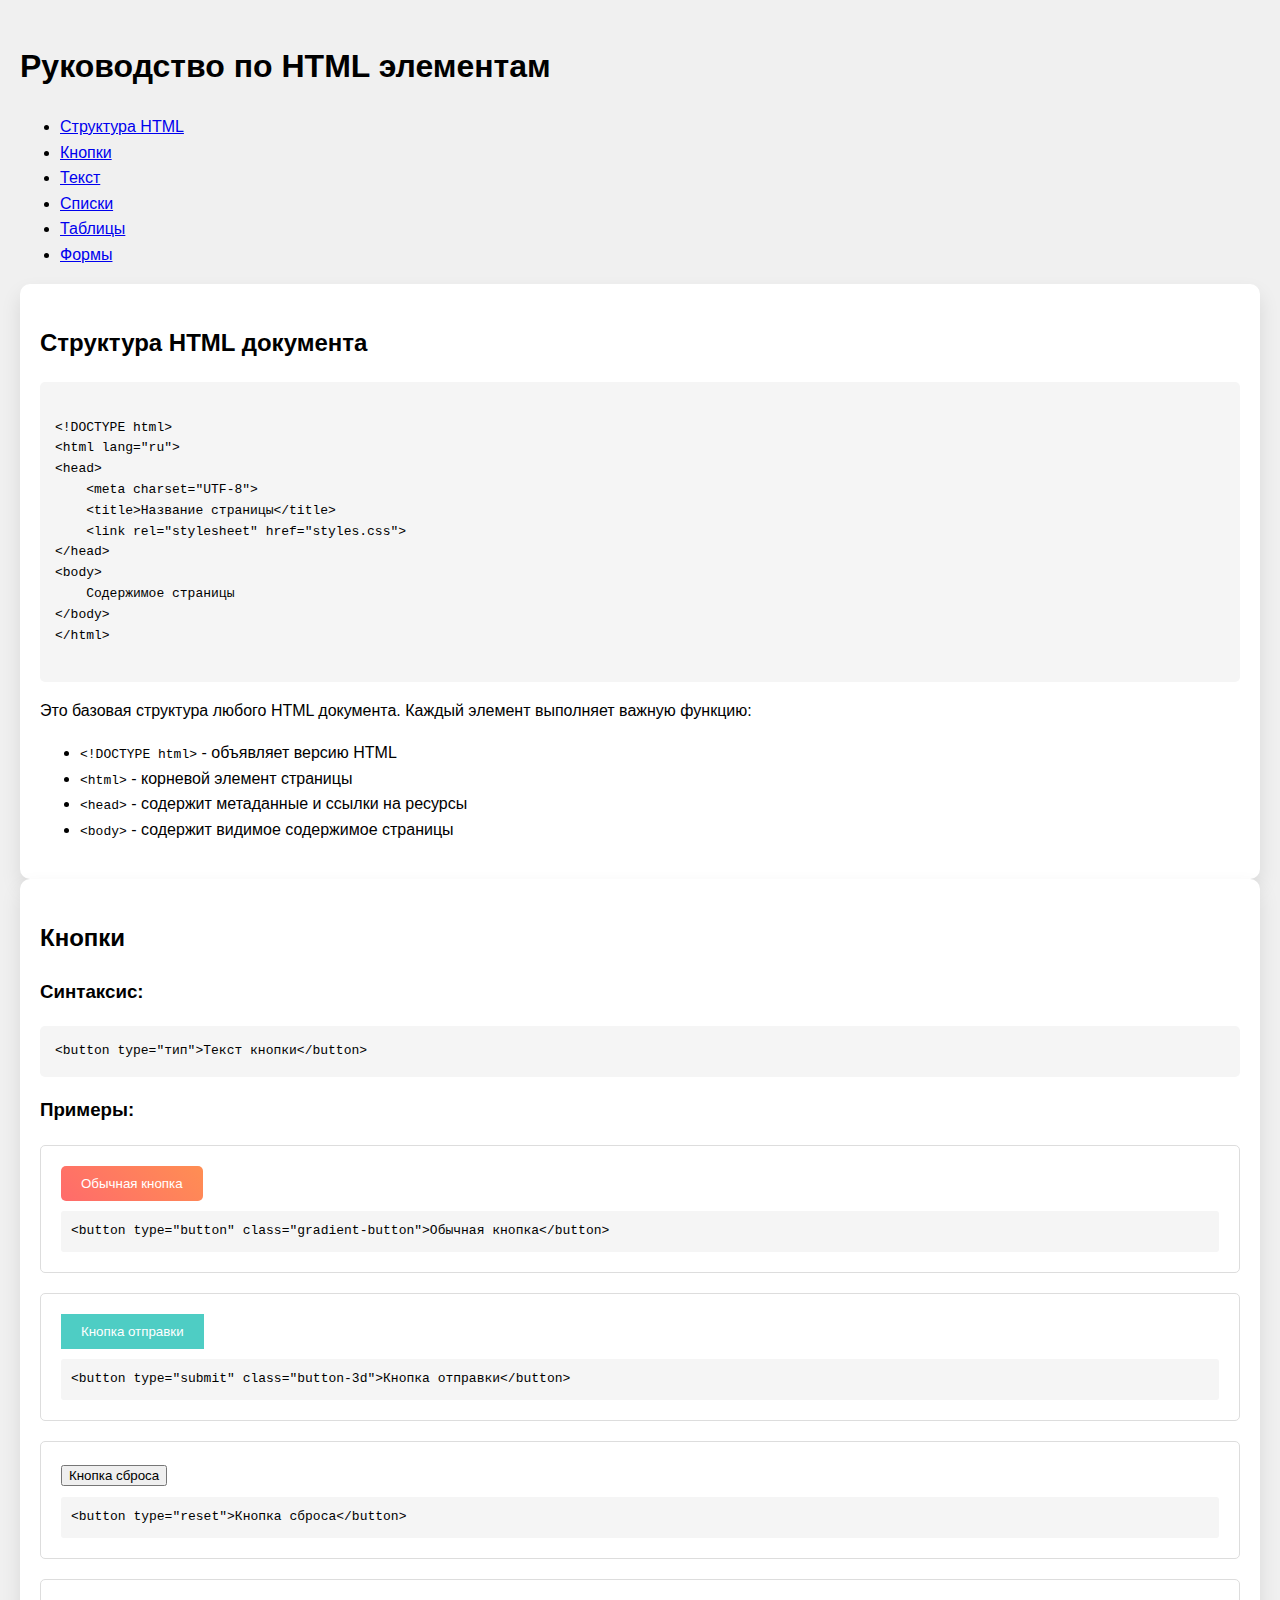
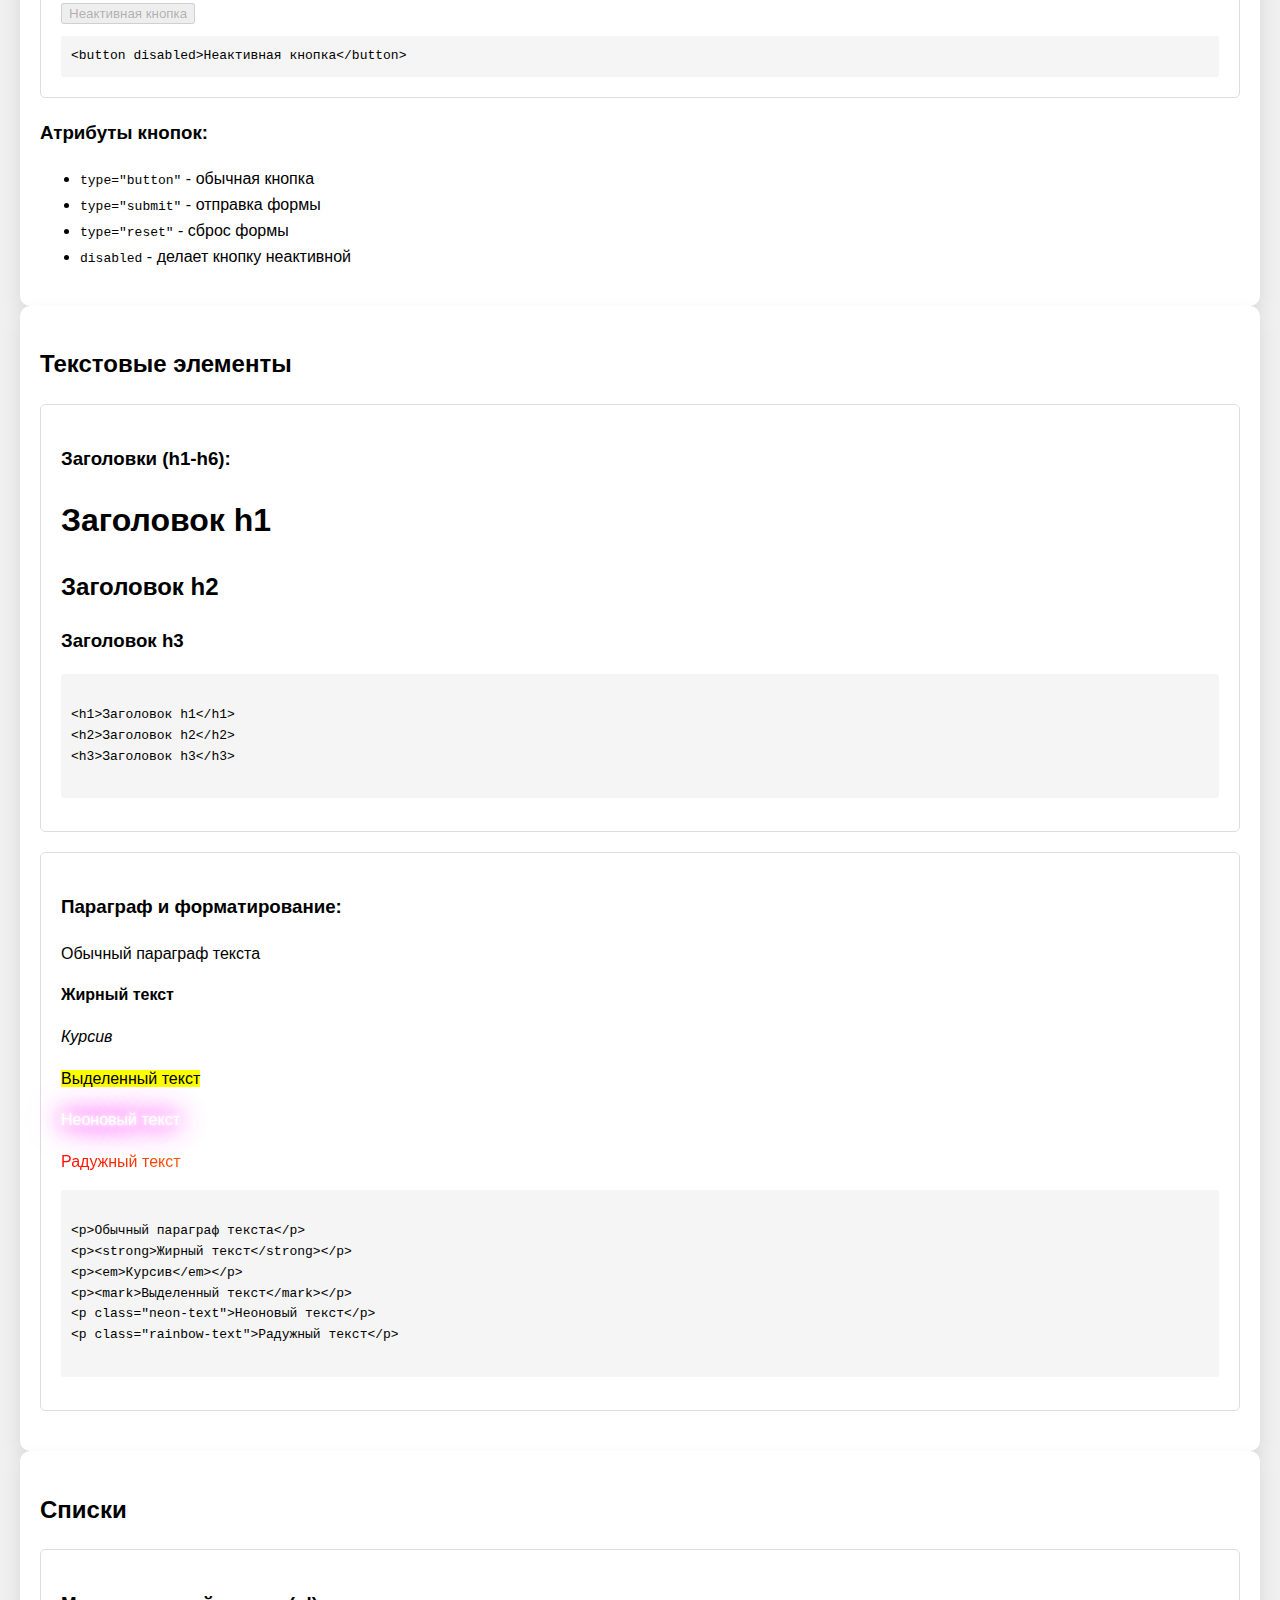
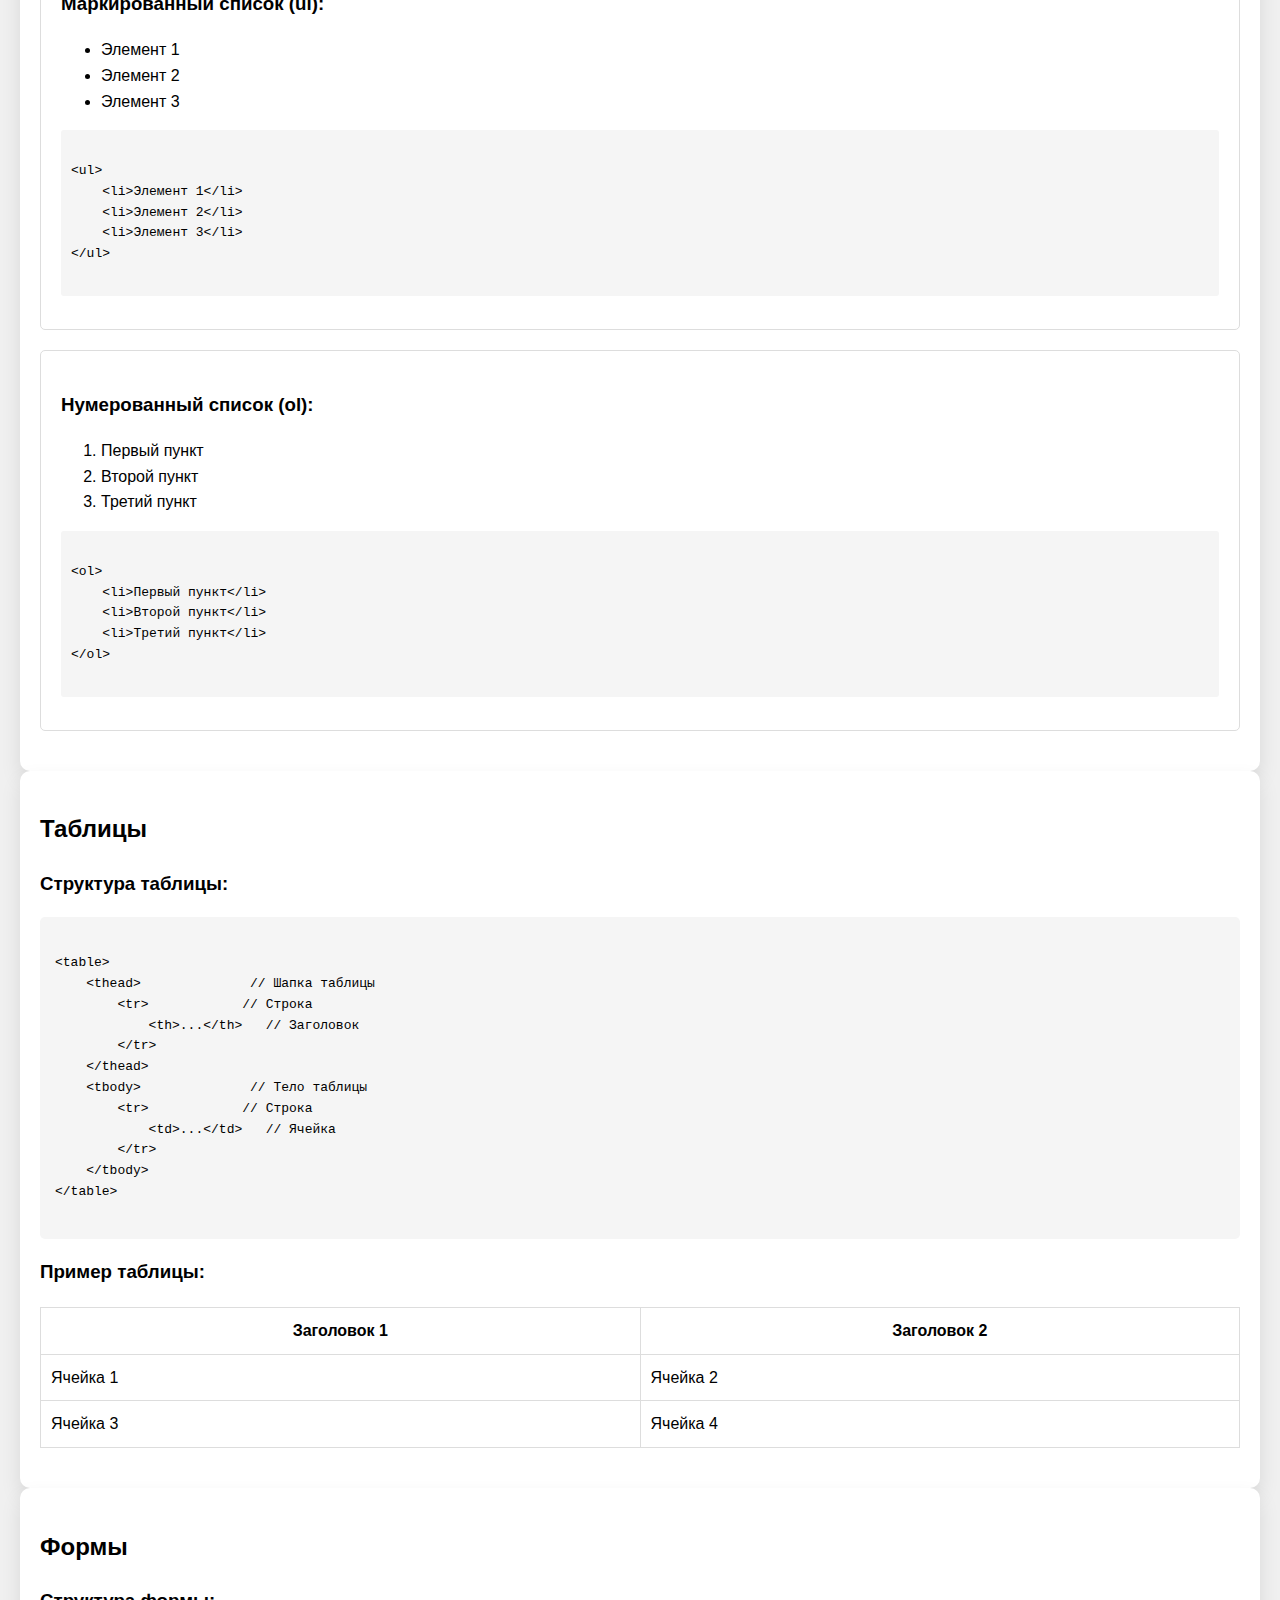
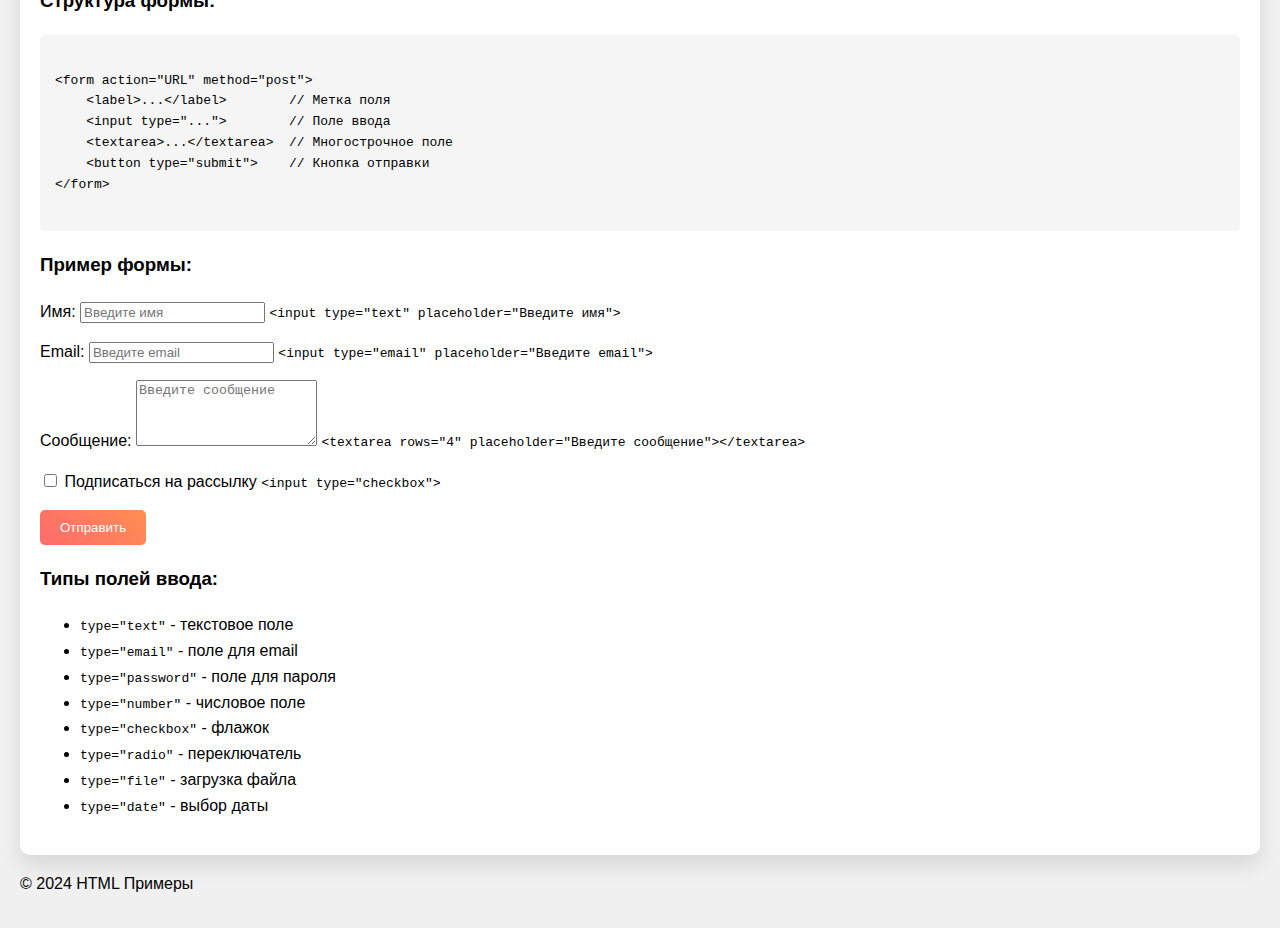
<file: htmll/index.html>
<!DOCTYPE html>
<html lang="ru">
<head>
    <meta charset="UTF-8">
    <meta name="viewport" content="width=device-width, initial-scale=1.0">
    <title>HTML Примеры</title>
    <link rel="stylesheet" href="../css/styles.css">
</head>
<body>
    <header>
        <h1>Руководство по HTML элементам</h1>
        <nav>
            <ul>
                <li><a href="#structure">Структура HTML</a></li>
                <li><a href="#buttons">Кнопки</a></li>
                <li><a href="#text">Текст</a></li>
                <li><a href="#lists">Списки</a></li>
                <li><a href="#tables">Таблицы</a></li>
                <li><a href="#forms">Формы</a></li>
            </ul>
        </nav>
    </header>

    <main>
        <section id="structure" class="shadow-card">
            <h2>Структура HTML документа</h2>
            <pre><code>
&lt;!DOCTYPE html&gt;
&lt;html lang="ru"&gt;
&lt;head&gt;
    &lt;meta charset="UTF-8"&gt;
    &lt;title&gt;Название страницы&lt;/title&gt;
    &lt;link rel="stylesheet" href="styles.css"&gt;
&lt;/head&gt;
&lt;body&gt;
    Содержимое страницы
&lt;/body&gt;
&lt;/html&gt;
            </code></pre>
            <p>Это базовая структура любого HTML документа. Каждый элемент выполняет важную функцию:</p>
            <ul>
                <li><code>&lt;!DOCTYPE html&gt;</code> - объявляет версию HTML</li>
                <li><code>&lt;html&gt;</code> - корневой элемент страницы</li>
                <li><code>&lt;head&gt;</code> - содержит метаданные и ссылки на ресурсы</li>
                <li><code>&lt;body&gt;</code> - содержит видимое содержимое страницы</li>
            </ul>
        </section>

        <section id="buttons" class="shadow-card">
            <h2>Кнопки</h2>
            <h3>Синтаксис:</h3>
            <pre><code>&lt;button type="тип"&gt;Текст кнопки&lt;/button&gt;</code></pre>
            
            <h3>Примеры:</h3>
            <div class="example-block">
                <button type="button" class="gradient-button">Обычная кнопка</button>
                <code>&lt;button type="button" class="gradient-button"&gt;Обычная кнопка&lt;/button&gt;</code>
            </div>

            <div class="example-block">
                <button type="submit" class="button-3d">Кнопка отправки</button>
                <code>&lt;button type="submit" class="button-3d"&gt;Кнопка отправки&lt;/button&gt;</code>
            </div>

            <div class="example-block">
                <button type="reset">Кнопка сброса</button>
                <code>&lt;button type="reset"&gt;Кнопка сброса&lt;/button&gt;</code>
            </div>

            <div class="example-block">
                <button disabled>Неактивная кнопка</button>
                <code>&lt;button disabled&gt;Неактивная кнопка&lt;/button&gt;</code>
            </div>

            <h3>Атрибуты кнопок:</h3>
            <ul>
                <li><code>type="button"</code> - обычная кнопка</li>
                <li><code>type="submit"</code> - отправка формы</li>
                <li><code>type="reset"</code> - сброс формы</li>
                <li><code>disabled</code> - делает кнопку неактивной</li>
            </ul>
        </section>

        <section id="text" class="shadow-card">
            <h2>Текстовые элементы</h2>
            
            <div class="example-block">
                <h3>Заголовки (h1-h6):</h3>
                <h1>Заголовок h1</h1>
                <h2>Заголовок h2</h2>
                <h3>Заголовок h3</h3>
                <pre><code>
&lt;h1&gt;Заголовок h1&lt;/h1&gt;
&lt;h2&gt;Заголовок h2&lt;/h2&gt;
&lt;h3&gt;Заголовок h3&lt;/h3&gt;
                </code></pre>
            </div>

            <div class="example-block">
                <h3>Параграф и форматирование:</h3>
                <p>Обычный параграф текста</p>
                <p><strong>Жирный текст</strong></p>
                <p><em>Курсив</em></p>
                <p><mark>Выделенный текст</mark></p>
                <p class="neon-text">Неоновый текст</p>
                <p class="rainbow-text">Радужный текст</p>
                <pre><code>
&lt;p&gt;Обычный параграф текста&lt;/p&gt;
&lt;p&gt;&lt;strong&gt;Жирный текст&lt;/strong&gt;&lt;/p&gt;
&lt;p&gt;&lt;em&gt;Курсив&lt;/em&gt;&lt;/p&gt;
&lt;p&gt;&lt;mark&gt;Выделенный текст&lt;/mark&gt;&lt;/p&gt;
&lt;p class="neon-text"&gt;Неоновый текст&lt;/p&gt;
&lt;p class="rainbow-text"&gt;Радужный текст&lt;/p&gt;
                </code></pre>
            </div>
        </section>

        <section id="lists" class="shadow-card">
            <h2>Списки</h2>
            
            <div class="example-block">
                <h3>Маркированный список (ul):</h3>
                <ul>
                    <li>Элемент 1</li>
                    <li>Элемент 2</li>
                    <li>Элемент 3</li>
                </ul>
                <pre><code>
&lt;ul&gt;
    &lt;li&gt;Элемент 1&lt;/li&gt;
    &lt;li&gt;Элемент 2&lt;/li&gt;
    &lt;li&gt;Элемент 3&lt;/li&gt;
&lt;/ul&gt;
                </code></pre>
            </div>

            <div class="example-block">
                <h3>Нумерованный список (ol):</h3>
                <ol>
                    <li>Первый пункт</li>
                    <li>Второй пункт</li>
                    <li>Третий пункт</li>
                </ol>
                <pre><code>
&lt;ol&gt;
    &lt;li&gt;Первый пункт&lt;/li&gt;
    &lt;li&gt;Второй пункт&lt;/li&gt;
    &lt;li&gt;Третий пункт&lt;/li&gt;
&lt;/ol&gt;
                </code></pre>
            </div>
        </section>

        <section id="tables" class="shadow-card">
            <h2>Таблицы</h2>
            <h3>Структура таблицы:</h3>
            <pre><code>
&lt;table&gt;
    &lt;thead&gt;              // Шапка таблицы
        &lt;tr&gt;            // Строка
            &lt;th&gt;...&lt;/th&gt;   // Заголовок
        &lt;/tr&gt;
    &lt;/thead&gt;
    &lt;tbody&gt;              // Тело таблицы
        &lt;tr&gt;            // Строка
            &lt;td&gt;...&lt;/td&gt;   // Ячейка
        &lt;/tr&gt;
    &lt;/tbody&gt;
&lt;/table&gt;
            </code></pre>

            <h3>Пример таблицы:</h3>
            <table border="1" class="example-table">
                <thead>
                    <tr>
                        <th>Заголовок 1</th>
                        <th>Заголовок 2</th>
                    </tr>
                </thead>
                <tbody>
                    <tr>
                        <td>Ячейка 1</td>
                        <td>Ячейка 2</td>
                    </tr>
                    <tr>
                        <td>Ячейка 3</td>
                        <td>Ячейка 4</td>
                    </tr>
                </tbody>
            </table>
        </section>

        <section id="forms" class="shadow-card">
            <h2>Формы</h2>
            <h3>Структура формы:</h3>
            <pre><code>
&lt;form action="URL" method="post"&gt;
    &lt;label&gt;...&lt;/label&gt;        // Метка поля
    &lt;input type="..."&gt;        // Поле ввода
    &lt;textarea&gt;...&lt;/textarea&gt;  // Многострочное поле
    &lt;button type="submit"&gt;    // Кнопка отправки
&lt;/form&gt;
            </code></pre>

            <h3>Пример формы:</h3>
            <form action="#" method="post" class="example-form">
                <div class="form-group">
                    <label for="name">Имя:</label>
                    <input type="text" id="name" name="name" placeholder="Введите имя">
                    <code>&lt;input type="text" placeholder="Введите имя"&gt;</code>
                </div>

                <div class="form-group">
                    <label for="email">Email:</label>
                    <input type="email" id="email" name="email" placeholder="Введите email">
                    <code>&lt;input type="email" placeholder="Введите email"&gt;</code>
                </div>

                <div class="form-group">
                    <label for="message">Сообщение:</label>
                    <textarea id="message" name="message" rows="4" placeholder="Введите сообщение"></textarea>
                    <code>&lt;textarea rows="4" placeholder="Введите сообщение"&gt;&lt;/textarea&gt;</code>
                </div>

                <div class="form-group">
                    <label>
                        <input type="checkbox" name="subscribe"> Подписаться на рассылку
                    </label>
                    <code>&lt;input type="checkbox"&gt;</code>
                </div>

                <div class="form-group">
                    <button type="submit" class="gradient-button">Отправить</button>
                </div>
            </form>

            <h3>Типы полей ввода:</h3>
            <ul>
                <li><code>type="text"</code> - текстовое поле</li>
                <li><code>type="email"</code> - поле для email</li>
                <li><code>type="password"</code> - поле для пароля</li>
                <li><code>type="number"</code> - числовое поле</li>
                <li><code>type="checkbox"</code> - флажок</li>
                <li><code>type="radio"</code> - переключатель</li>
                <li><code>type="file"</code> - загрузка файла</li>
                <li><code>type="date"</code> - выбор даты</li>
            </ul>
        </section>
    </main>

    <footer>
        <p>© 2024 HTML Примеры</p>
    </footer>

    <style>
        .example-block {
            margin: 20px 0;
            padding: 20px;
            border: 1px solid #ddd;
            border-radius: 5px;
        }
        
        .example-block code {
            display: block;
            margin-top: 10px;
            padding: 10px;
            background: #f5f5f5;
            border-radius: 3px;
        }

        .form-group {
            margin-bottom: 15px;
        }

        .example-table {
            width: 100%;
            border-collapse: collapse;
            margin: 20px 0;
        }

        .example-table th,
        .example-table td {
            padding: 10px;
            border: 1px solid #ddd;
        }

        pre code {
            display: block;
            padding: 15px;
            background: #f5f5f5;
            border-radius: 5px;
            overflow-x: auto;
        }
    </style>
</body>
</html>
</file>
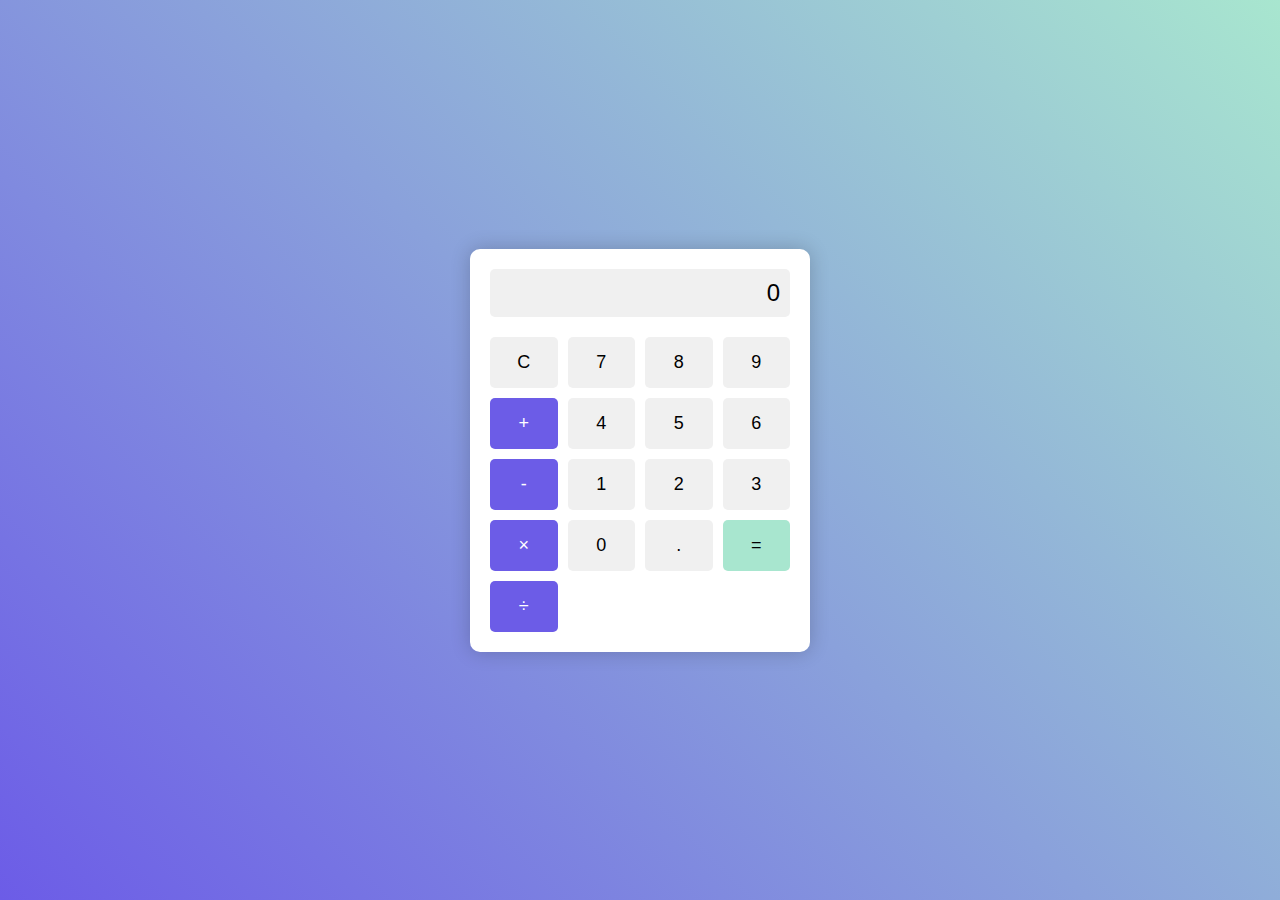
<file: examples/calculator.html>
<!DOCTYPE html>
<html lang="ru">
<head>
    <meta charset="UTF-8">
    <meta name="viewport" content="width=device-width, initial-scale=1.0">
    <title>Калькулятор</title>
    <style>
        body {
            font-family: Arial, sans-serif;
            display: flex;
            justify-content: center;
            align-items: center;
            min-height: 100vh;
            margin: 0;
            background: linear-gradient(45deg, #6c5ce7, #a8e6cf);
        }
        .calculator {
            background: white;
            border-radius: 10px;
            box-shadow: 0 0 20px rgba(0,0,0,0.2);
            padding: 20px;
            width: 300px;
        }
        .display {
            background: #f0f0f0;
            padding: 10px;
            margin-bottom: 20px;
            border-radius: 5px;
            text-align: right;
            font-size: 24px;
        }
        .buttons {
            display: grid;
            grid-template-columns: repeat(4, 1fr);
            gap: 10px;
        }
        button {
            padding: 15px;
            font-size: 18px;
            border: none;
            border-radius: 5px;
            cursor: pointer;
            background: #f0f0f0;
            transition: all 0.3s;
        }
        button:hover {
            background: #e0e0e0;
        }
        .operator {
            background: #6c5ce7;
            color: white;
        }
        .operator:hover {
            background: #5849c2;
        }
        .equals {
            background: #a8e6cf;
        }
        .equals:hover {
            background: #8cd3b9;
        }
    </style>
</head>
<body>
    <div class="calculator">
        <div class="display">0</div>
        <div class="buttons">
            <button onclick="clearDisplay()">C</button>
            <button onclick="appendNumber('7')">7</button>
            <button onclick="appendNumber('8')">8</button>
            <button onclick="appendNumber('9')">9</button>
            <button class="operator" onclick="setOperator('+')">+</button>
            <button onclick="appendNumber('4')">4</button>
            <button onclick="appendNumber('5')">5</button>
            <button onclick="appendNumber('6')">6</button>
            <button class="operator" onclick="setOperator('-')">-</button>
            <button onclick="appendNumber('1')">1</button>
            <button onclick="appendNumber('2')">2</button>
            <button onclick="appendNumber('3')">3</button>
            <button class="operator" onclick="setOperator('*')">×</button>
            <button onclick="appendNumber('0')">0</button>
            <button onclick="appendNumber('.')">.</button>
            <button class="equals" onclick="calculate()">=</button>
            <button class="operator" onclick="setOperator('/')">÷</button>
        </div>
    </div>

    <script>
        let display = document.querySelector('.display');
        let firstNumber = '';
        let operator = '';
        let waitingForSecondNumber = false;

        function appendNumber(num) {
            if (waitingForSecondNumber) {
                display.textContent = num;
                waitingForSecondNumber = false;
            } else {
                display.textContent = display.textContent === '0' ? num : display.textContent + num;
            }
        }

        function setOperator(op) {
            firstNumber = display.textContent;
            operator = op;
            waitingForSecondNumber = true;
        }

        function calculate() {
            let secondNumber = display.textContent;
            let result;
            switch(operator) {
                case '+':
                    result = parseFloat(firstNumber) + parseFloat(secondNumber);
                    break;
                case '-':
                    result = parseFloat(firstNumber) - parseFloat(secondNumber);
                    break;
                case '*':
                    result = parseFloat(firstNumber) * parseFloat(secondNumber);
                    break;
                case '/':
                    result = parseFloat(firstNumber) / parseFloat(secondNumber);
                    break;
            }
            display.textContent = result;
            firstNumber = '';
            operator = '';
        }

        function clearDisplay() {
            display.textContent = '0';
            firstNumber = '';
            operator = '';
            waitingForSecondNumber = false;
        }
    </script>
</body>
</html>
</file>
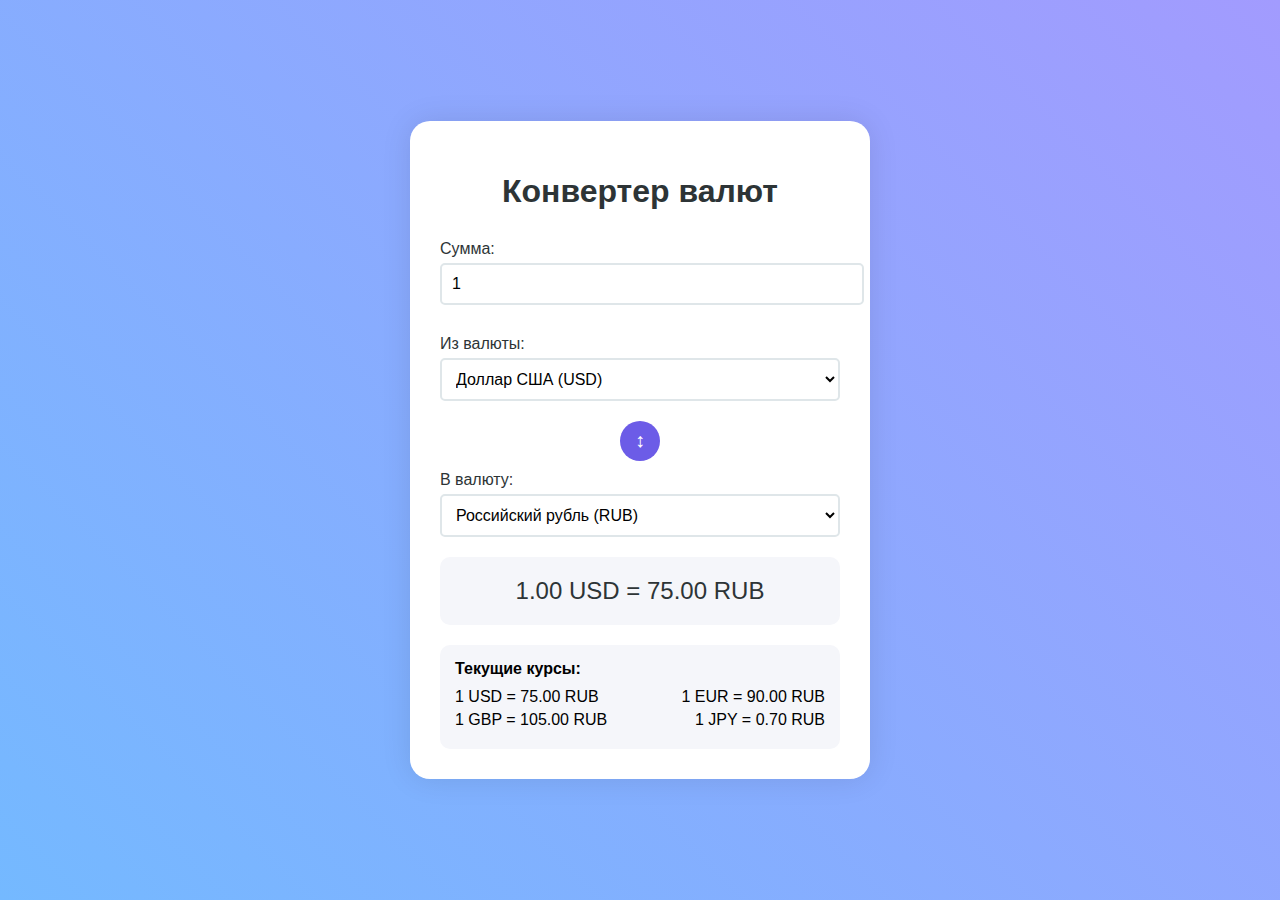
<file: examples/currency-converter.html>
<!DOCTYPE html>
<html lang="ru">
<head>
    <meta charset="UTF-8">
    <meta name="viewport" content="width=device-width, initial-scale=1.0">
    <title>Конвертер валют</title>
    <style>
        body {
            font-family: Arial, sans-serif;
            display: flex;
            justify-content: center;
            align-items: center;
            min-height: 100vh;
            margin: 0;
            background: linear-gradient(45deg, #74b9ff, #a29bfe);
        }
        .converter {
            background: white;
            padding: 30px;
            border-radius: 20px;
            box-shadow: 0 0 30px rgba(0,0,0,0.1);
            width: 400px;
        }
        h1 {
            text-align: center;
            color: #2d3436;
            margin-bottom: 30px;
        }
        .input-group {
            margin-bottom: 20px;
        }
        label {
            display: block;
            margin-bottom: 5px;
            color: #2d3436;
        }
        input {
            width: 100%;
            padding: 10px;
            font-size: 16px;
            border: 2px solid #dfe6e9;
            border-radius: 5px;
            margin-bottom: 10px;
        }
        select {
            width: 100%;
            padding: 10px;
            font-size: 16px;
            border: 2px solid #dfe6e9;
            border-radius: 5px;
            background: white;
        }
        .swap-btn {
            display: block;
            width: 40px;
            height: 40px;
            margin: 10px auto;
            background: #6c5ce7;
            color: white;
            border: none;
            border-radius: 50%;
            cursor: pointer;
            font-size: 20px;
            transition: all 0.3s;
        }
        .swap-btn:hover {
            background: #5849c2;
            transform: rotate(180deg);
        }
        .result {
            text-align: center;
            font-size: 24px;
            margin-top: 20px;
            padding: 20px;
            background: #f5f6fa;
            border-radius: 10px;
            color: #2d3436;
        }
        .rates {
            margin-top: 20px;
            padding: 15px;
            background: #f5f6fa;
            border-radius: 10px;
        }
        .rates-title {
            font-weight: bold;
            margin-bottom: 10px;
        }
        .rate-item {
            display: flex;
            justify-content: space-between;
            margin: 5px 0;
        }
    </style>
</head>
<body>
    <div class="converter">
        <h1>Конвертер валют</h1>
        
        <div class="input-group">
            <label>Сумма:</label>
            <input type="number" id="amount" value="1" min="0" step="0.01" oninput="convert()">
        </div>

        <div class="input-group">
            <label>Из валюты:</label>
            <select id="fromCurrency" onchange="convert()">
                <option value="USD">Доллар США (USD)</option>
                <option value="EUR">Евро (EUR)</option>
                <option value="RUB">Российский рубль (RUB)</option>
                <option value="GBP">Британский фунт (GBP)</option>
                <option value="JPY">Японская иена (JPY)</option>
            </select>
        </div>

        <button class="swap-btn" onclick="swapCurrencies()">↕</button>

        <div class="input-group">
            <label>В валюту:</label>
            <select id="toCurrency" onchange="convert()">
                <option value="RUB">Российский рубль (RUB)</option>
                <option value="USD">Доллар США (USD)</option>
                <option value="EUR">Евро (EUR)</option>
                <option value="GBP">Британский фунт (GBP)</option>
                <option value="JPY">Японская иена (JPY)</option>
            </select>
        </div>

        <div class="result" id="result">
            1 USD = 75.00 RUB
        </div>

        <div class="rates">
            <div class="rates-title">Текущие курсы:</div>
            <div class="rate-item">
                <span>1 USD = 75.00 RUB</span>
                <span>1 EUR = 90.00 RUB</span>
            </div>
            <div class="rate-item">
                <span>1 GBP = 105.00 RUB</span>
                <span>1 JPY = 0.70 RUB</span>
            </div>
        </div>
    </div>

    <script>
        // Курсы валют (для примера)
        const rates = {
            USD: { RUB: 75.00, EUR: 0.85, GBP: 0.73, JPY: 110.00, USD: 1 },
            EUR: { RUB: 90.00, USD: 1.17, GBP: 0.86, JPY: 129.00, EUR: 1 },
            RUB: { USD: 0.013, EUR: 0.011, GBP: 0.0095, JPY: 1.47, RUB: 1 },
            GBP: { RUB: 105.00, USD: 1.37, EUR: 1.16, JPY: 150.00, GBP: 1 },
            JPY: { RUB: 0.70, USD: 0.009, EUR: 0.0077, GBP: 0.0067, JPY: 1 }
        };

        function convert() {
            const amount = parseFloat(document.getElementById('amount').value);
            const fromCurrency = document.getElementById('fromCurrency').value;
            const toCurrency = document.getElementById('toCurrency').value;
            
            const rate = rates[fromCurrency][toCurrency];
            const result = amount * rate;
            
            document.getElementById('result').textContent = 
                `${amount.toFixed(2)} ${fromCurrency} = ${result.toFixed(2)} ${toCurrency}`;
        }

        function swapCurrencies() {
            const fromCurrency = document.getElementById('fromCurrency');
            const toCurrency = document.getElementById('toCurrency');
            
            const temp = fromCurrency.value;
            fromCurrency.value = toCurrency.value;
            toCurrency.value = temp;
            
            convert();
        }

        // Начальная конвертация
        convert();
    </script>
</body>
</html>
</file>
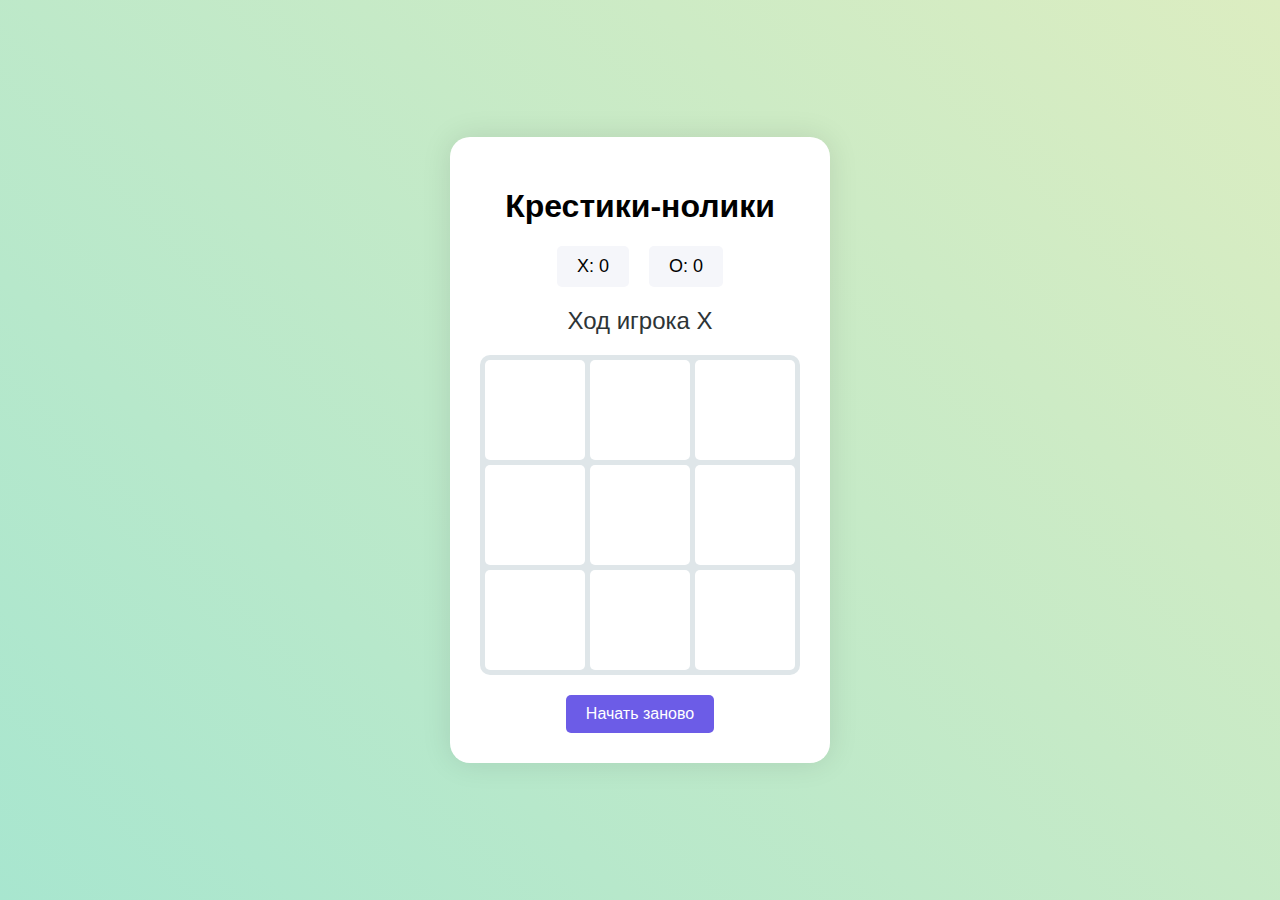
<file: examples/tic-tac-toe.html>
<!DOCTYPE html>
<html lang="ru">
<head>
    <meta charset="UTF-8">
    <meta name="viewport" content="width=device-width, initial-scale=1.0">
    <title>Крестики-нолики</title>
    <style>
        body {
            font-family: Arial, sans-serif;
            display: flex;
            justify-content: center;
            align-items: center;
            min-height: 100vh;
            margin: 0;
            background: linear-gradient(45deg, #a8e6cf, #dcedc1);
        }
        .container {
            text-align: center;
            background: white;
            padding: 30px;
            border-radius: 20px;
            box-shadow: 0 0 30px rgba(0,0,0,0.1);
        }
        .board {
            display: grid;
            grid-template-columns: repeat(3, 100px);
            gap: 5px;
            margin: 20px auto;
            background: #dfe6e9;
            padding: 5px;
            border-radius: 10px;
        }
        .cell {
            width: 100px;
            height: 100px;
            background: white;
            border: none;
            border-radius: 5px;
            font-size: 40px;
            cursor: pointer;
            transition: all 0.3s;
        }
        .cell:hover {
            background: #f5f6fa;
        }
        .cell.x {
            color: #e17055;
        }
        .cell.o {
            color: #00b894;
        }
        .status {
            font-size: 24px;
            margin: 20px 0;
            color: #2d3436;
        }
        .reset-btn {
            padding: 10px 20px;
            font-size: 16px;
            background: #6c5ce7;
            color: white;
            border: none;
            border-radius: 5px;
            cursor: pointer;
            transition: all 0.3s;
        }
        .reset-btn:hover {
            background: #5849c2;
        }
        .score {
            display: flex;
            justify-content: center;
            gap: 20px;
            margin: 20px 0;
            font-size: 18px;
        }
        .score-item {
            padding: 10px 20px;
            background: #f5f6fa;
            border-radius: 5px;
        }
    </style>
</head>
<body>
    <div class="container">
        <h1>Крестики-нолики</h1>
        
        <div class="score">
            <div class="score-item">X: <span id="scoreX">0</span></div>
            <div class="score-item">O: <span id="scoreO">0</span></div>
        </div>

        <div class="status" id="status">Ход игрока X</div>
        
        <div class="board" id="board">
            <button class="cell" onclick="makeMove(0)"></button>
            <button class="cell" onclick="makeMove(1)"></button>
            <button class="cell" onclick="makeMove(2)"></button>
            <button class="cell" onclick="makeMove(3)"></button>
            <button class="cell" onclick="makeMove(4)"></button>
            <button class="cell" onclick="makeMove(5)"></button>
            <button class="cell" onclick="makeMove(6)"></button>
            <button class="cell" onclick="makeMove(7)"></button>
            <button class="cell" onclick="makeMove(8)"></button>
        </div>

        <button class="reset-btn" onclick="resetGame()">Начать заново</button>
    </div>

    <script>
        let currentPlayer = 'X';
        let gameBoard = ['', '', '', '', '', '', '', '', ''];
        let gameActive = true;
        let scores = { X: 0, O: 0 };

        const winningCombinations = [
            [0, 1, 2], [3, 4, 5], [6, 7, 8], // Горизонтали
            [0, 3, 6], [1, 4, 7], [2, 5, 8], // Вертикали
            [0, 4, 8], [2, 4, 6]             // Диагонали
        ];

        function makeMove(index) {
            if (gameBoard[index] === '' && gameActive) {
                gameBoard[index] = currentPlayer;
                const cell = document.getElementsByClassName('cell')[index];
                cell.textContent = currentPlayer;
                cell.classList.add(currentPlayer.toLowerCase());
                
                if (checkWin()) {
                    document.getElementById('status').textContent = `Игрок ${currentPlayer} победил!`;
                    scores[currentPlayer]++;
                    updateScore();
                    gameActive = false;
                } else if (gameBoard.every(cell => cell !== '')) {
                    document.getElementById('status').textContent = 'Ничья!';
                    gameActive = false;
                } else {
                    currentPlayer = currentPlayer === 'X' ? 'O' : 'X';
                    document.getElementById('status').textContent = `Ход игрока ${currentPlayer}`;
                }
            }
        }

        function checkWin() {
            return winningCombinations.some(combination => {
                return combination.every(index => {
                    return gameBoard[index] === currentPlayer;
                });
            });
        }

        function resetGame() {
            gameBoard = ['', '', '', '', '', '', '', '', ''];
            gameActive = true;
            currentPlayer = 'X';
            document.getElementById('status').textContent = 'Ход игрока X';
            
            document.querySelectorAll('.cell').forEach(cell => {
                cell.textContent = '';
                cell.classList.remove('x', 'o');
            });
        }

        function updateScore() {
            document.getElementById('scoreX').textContent = scores.X;
            document.getElementById('scoreO').textContent = scores.O;
        }
    </script>
</body>
</html>
</file>
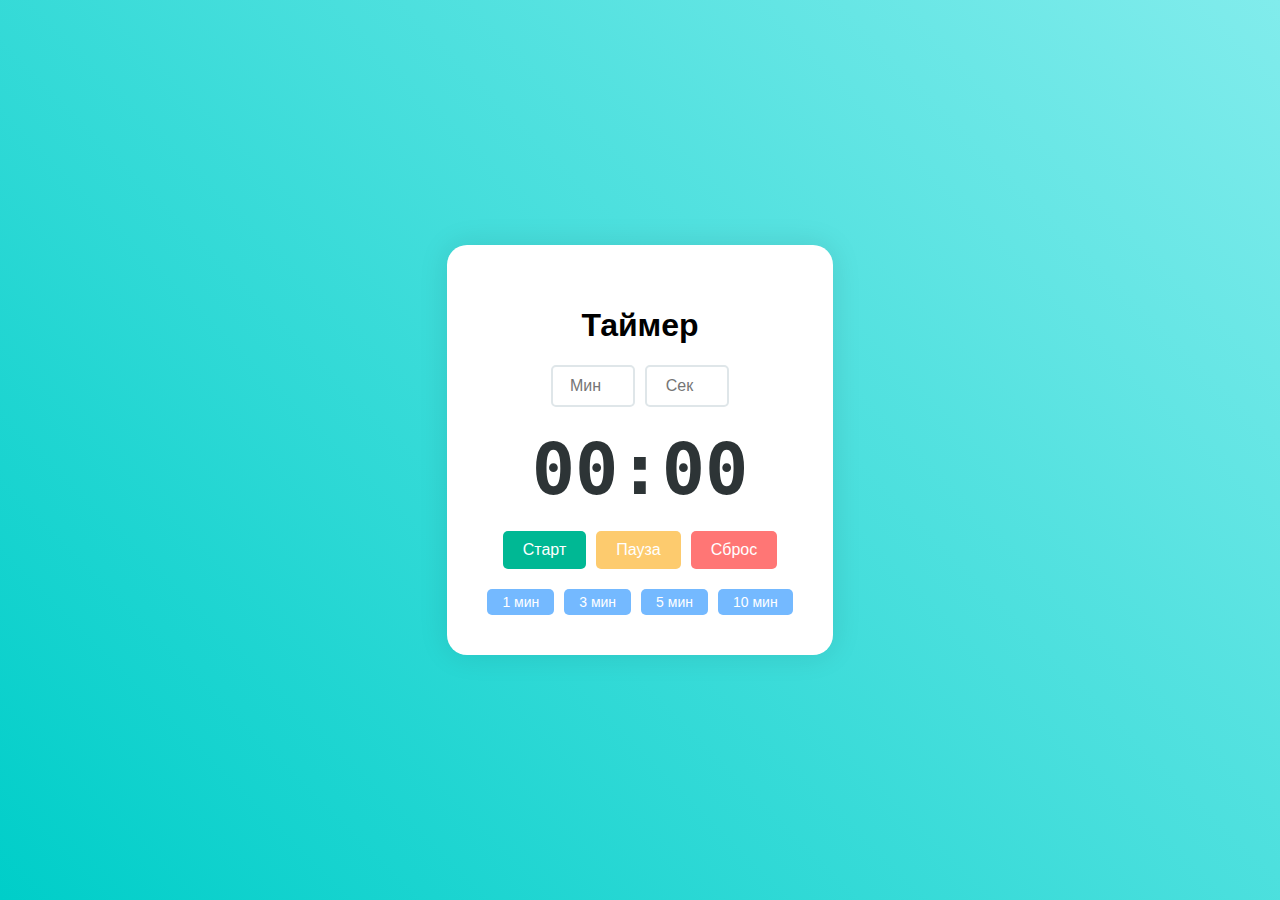
<file: examples/timer.html>
<!DOCTYPE html>
<html lang="ru">
<head>
    <meta charset="UTF-8">
    <meta name="viewport" content="width=device-width, initial-scale=1.0">
    <title>Таймер</title>
    <style>
        body {
            font-family: Arial, sans-serif;
            display: flex;
            justify-content: center;
            align-items: center;
            min-height: 100vh;
            margin: 0;
            background: linear-gradient(45deg, #00cec9, #81ecec);
        }
        .timer-container {
            background: white;
            padding: 40px;
            border-radius: 20px;
            box-shadow: 0 0 30px rgba(0,0,0,0.1);
            text-align: center;
        }
        .display {
            font-size: 72px;
            font-weight: bold;
            color: #2d3436;
            margin: 20px 0;
            font-family: monospace;
        }
        .controls {
            display: flex;
            gap: 10px;
            justify-content: center;
            margin-bottom: 20px;
        }
        .input-group {
            display: flex;
            gap: 10px;
            margin-bottom: 20px;
            justify-content: center;
        }
        input {
            width: 60px;
            padding: 10px;
            font-size: 16px;
            border: 2px solid #dfe6e9;
            border-radius: 5px;
            text-align: center;
        }
        button {
            padding: 10px 20px;
            font-size: 16px;
            border: none;
            border-radius: 5px;
            cursor: pointer;
            transition: all 0.3s;
        }
        .start {
            background: #00b894;
            color: white;
        }
        .start:hover {
            background: #00a885;
        }
        .pause {
            background: #fdcb6e;
            color: white;
        }
        .pause:hover {
            background: #fdc35f;
        }
        .reset {
            background: #ff7675;
            color: white;
        }
        .reset:hover {
            background: #ff6b6b;
        }
        .presets {
            display: flex;
            gap: 10px;
            justify-content: center;
            margin-top: 20px;
        }
        .preset {
            background: #74b9ff;
            color: white;
            padding: 5px 15px;
            font-size: 14px;
        }
        .preset:hover {
            background: #0984e3;
        }
    </style>
</head>
<body>
    <div class="timer-container">
        <h1>Таймер</h1>
        
        <div class="input-group">
            <input type="number" id="minutes" min="0" max="59" placeholder="Мин">
            <input type="number" id="seconds" min="0" max="59" placeholder="Сек">
        </div>

        <div class="display" id="display">00:00</div>

        <div class="controls">
            <button class="start" onclick="startTimer()">Старт</button>
            <button class="pause" onclick="pauseTimer()">Пауза</button>
            <button class="reset" onclick="resetTimer()">Сброс</button>
        </div>

        <div class="presets">
            <button class="preset" onclick="setPreset(1)">1 мин</button>
            <button class="preset" onclick="setPreset(3)">3 мин</button>
            <button class="preset" onclick="setPreset(5)">5 мин</button>
            <button class="preset" onclick="setPreset(10)">10 мин</button>
        </div>
    </div>

    <script>
        let timeLeft = 0;
        let timerId = null;
        let isRunning = false;

        function updateDisplay() {
            const minutes = Math.floor(timeLeft / 60);
            const seconds = timeLeft % 60;
            document.getElementById('display').textContent = 
                `${minutes.toString().padStart(2, '0')}:${seconds.toString().padStart(2, '0')}`;
        }

        function startTimer() {
            if (!isRunning) {
                if (timeLeft === 0) {
                    const minutes = parseInt(document.getElementById('minutes').value) || 0;
                    const seconds = parseInt(document.getElementById('seconds').value) || 0;
                    timeLeft = minutes * 60 + seconds;
                }
                
                if (timeLeft > 0) {
                    isRunning = true;
                    timerId = setInterval(() => {
                        timeLeft--;
                        updateDisplay();
                        
                        if (timeLeft === 0) {
                            clearInterval(timerId);
                            isRunning = false;
                            alert('Время истекло!');
                        }
                    }, 1000);
                }
            }
        }

        function pauseTimer() {
            clearInterval(timerId);
            isRunning = false;
        }

        function resetTimer() {
            clearInterval(timerId);
            isRunning = false;
            timeLeft = 0;
            document.getElementById('minutes').value = '';
            document.getElementById('seconds').value = '';
            updateDisplay();
        }

        function setPreset(minutes) {
            document.getElementById('minutes').value = minutes;
            document.getElementById('seconds').value = 0;
            timeLeft = minutes * 60;
            updateDisplay();
        }

        // Обработка ввода только цифр
        document.querySelectorAll('input[type="number"]').forEach(input => {
            input.addEventListener('input', function() {
                this.value = this.value.replace(/[^0-9]/g, '');
                if (parseInt(this.value) > 59) {
                    this.value = 59;
                }
            });
        });
    </script>
</body>
</html>
</file>
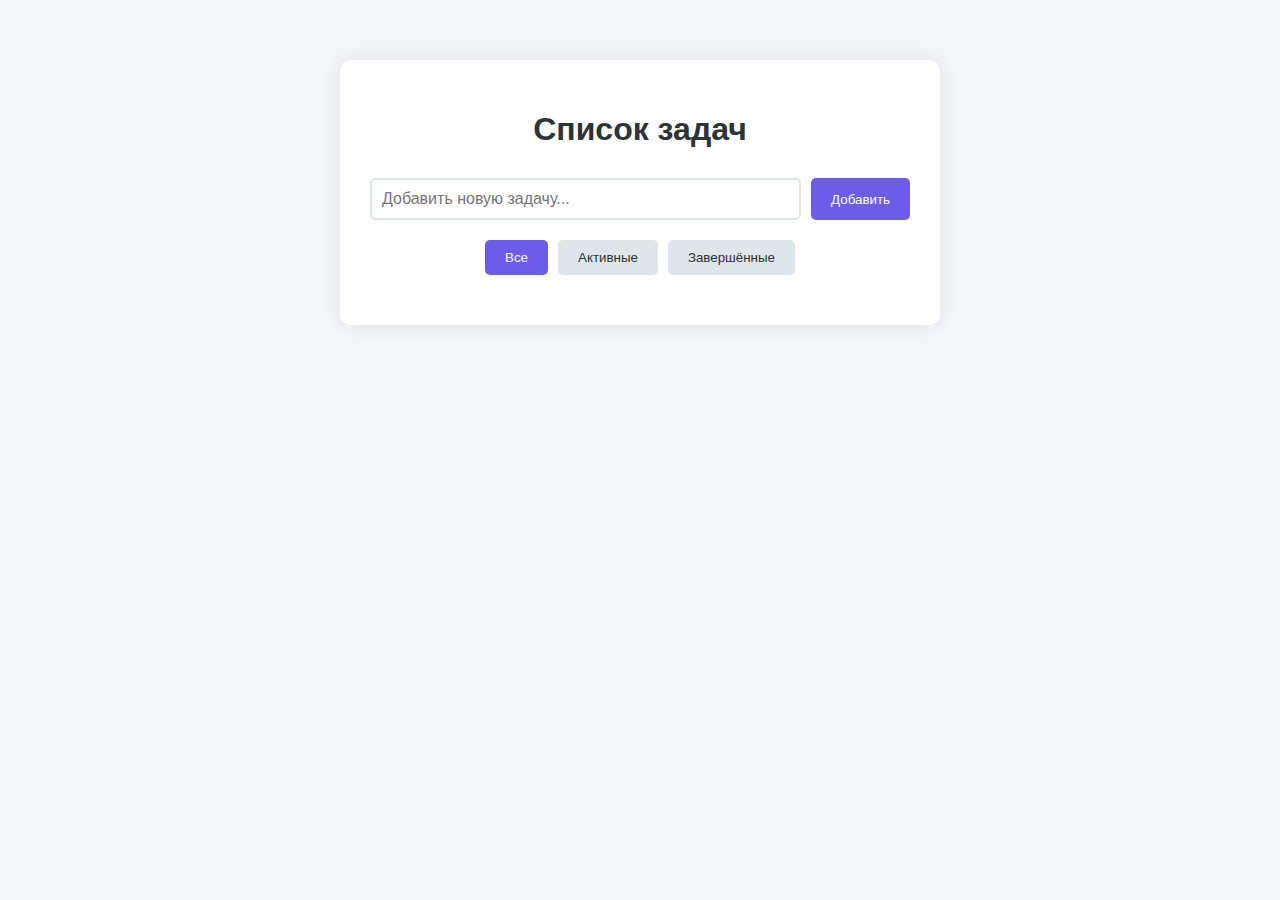
<file: examples/todo-list.html>
<!DOCTYPE html>
<html lang="ru">
<head>
    <meta charset="UTF-8">
    <meta name="viewport" content="width=device-width, initial-scale=1.0">
    <title>Список задач</title>
    <style>
        body {
            font-family: Arial, sans-serif;
            max-width: 600px;
            margin: 40px auto;
            padding: 20px;
            background: #f5f6fa;
        }
        .container {
            background: white;
            padding: 30px;
            border-radius: 10px;
            box-shadow: 0 0 20px rgba(0,0,0,0.1);
        }
        h1 {
            color: #2d3436;
            text-align: center;
            margin-bottom: 30px;
        }
        .input-group {
            display: flex;
            margin-bottom: 20px;
        }
        input[type="text"] {
            flex: 1;
            padding: 10px;
            font-size: 16px;
            border: 2px solid #dfe6e9;
            border-radius: 5px;
            margin-right: 10px;
        }
        button {
            padding: 10px 20px;
            background: #6c5ce7;
            color: white;
            border: none;
            border-radius: 5px;
            cursor: pointer;
            transition: all 0.3s;
        }
        button:hover {
            background: #5849c2;
        }
        .task {
            display: flex;
            align-items: center;
            padding: 15px;
            background: #f8f9fa;
            margin-bottom: 10px;
            border-radius: 5px;
            transition: all 0.3s;
        }
        .task:hover {
            transform: translateX(5px);
            background: #f1f2f6;
        }
        .task input[type="checkbox"] {
            margin-right: 15px;
        }
        .task.completed {
            opacity: 0.7;
            text-decoration: line-through;
        }
        .task-text {
            flex: 1;
        }
        .delete-btn {
            background: #ff7675;
            padding: 5px 10px;
            font-size: 14px;
        }
        .delete-btn:hover {
            background: #d63031;
        }
        .filters {
            display: flex;
            justify-content: center;
            margin-bottom: 20px;
        }
        .filter-btn {
            margin: 0 5px;
            background: #dfe6e9;
            color: #2d3436;
        }
        .filter-btn.active {
            background: #6c5ce7;
            color: white;
        }
    </style>
</head>
<body>
    <div class="container">
        <h1>Список задач</h1>
        
        <div class="input-group">
            <input type="text" id="taskInput" placeholder="Добавить новую задачу...">
            <button onclick="addTask()">Добавить</button>
        </div>

        <div class="filters">
            <button class="filter-btn active" onclick="filterTasks('all')">Все</button>
            <button class="filter-btn" onclick="filterTasks('active')">Активные</button>
            <button class="filter-btn" onclick="filterTasks('completed')">Завершённые</button>
        </div>

        <div id="taskList"></div>
    </div>

    <script>
        let tasks = [];
        let currentFilter = 'all';

        function addTask() {
            const input = document.getElementById('taskInput');
            const text = input.value.trim();
            
            if (text) {
                tasks.push({
                    id: Date.now(),
                    text: text,
                    completed: false
                });
                input.value = '';
                renderTasks();
            }
        }

        function toggleTask(id) {
            const task = tasks.find(t => t.id === id);
            if (task) {
                task.completed = !task.completed;
                renderTasks();
            }
        }

        function deleteTask(id) {
            tasks = tasks.filter(t => t.id !== id);
            renderTasks();
        }

        function filterTasks(filter) {
            currentFilter = filter;
            document.querySelectorAll('.filter-btn').forEach(btn => {
                btn.classList.remove('active');
            });
            event.target.classList.add('active');
            renderTasks();
        }

        function renderTasks() {
            const taskList = document.getElementById('taskList');
            taskList.innerHTML = '';

            let filteredTasks = tasks;
            if (currentFilter === 'active') {
                filteredTasks = tasks.filter(t => !t.completed);
            } else if (currentFilter === 'completed') {
                filteredTasks = tasks.filter(t => t.completed);
            }

            filteredTasks.forEach(task => {
                const taskElement = document.createElement('div');
                taskElement.className = `task ${task.completed ? 'completed' : ''}`;
                taskElement.innerHTML = `
                    <input type="checkbox" ${task.completed ? 'checked' : ''} 
                           onchange="toggleTask(${task.id})">
                    <span class="task-text">${task.text}</span>
                    <button class="delete-btn" onclick="deleteTask(${task.id})">Удалить</button>
                `;
                taskList.appendChild(taskElement);
            });
        }

        // Обработка Enter в поле ввода
        document.getElementById('taskInput').addEventListener('keypress', function(e) {
            if (e.key === 'Enter') {
                addTask();
            }
        });

        // Начальный рендер
        renderTasks();
    </script>
</body>
</html>
</file>
<file: css/styles.css>
/* Основные стили */
body {
    font-family: Arial, sans-serif;
    line-height: 1.6;
    margin: 0;
    padding: 20px;
    background-color: #f0f0f0;
}

/* Стиль 1: Градиентная кнопка */
.gradient-button {
    background: linear-gradient(45deg, #ff6b6b, #ff8e53);
    border: none;
    color: white;
    padding: 10px 20px;
    border-radius: 5px;
    cursor: pointer;
    transition: all 0.3s ease;
}

/* Стиль 2: Неоновый текст */
.neon-text {
    color: #fff;
    text-shadow: 0 0 5px #fff,
                 0 0 10px #fff,
                 0 0 20px #ff00de,
                 0 0 30px #ff00de,
                 0 0 40px #ff00de;
}

/* Стиль 3: Карточка с тенью */
.shadow-card {
    background: white;
    border-radius: 10px;
    padding: 20px;
    box-shadow: 0 10px 20px rgba(0,0,0,0.1);
}

/* Стиль 4: Анимированная рамка */
.animated-border {
    border: 2px solid transparent;
    background: linear-gradient(white, white) padding-box,
                linear-gradient(45deg, #ff6b6b, #4ecdc4) border-box;
    border-radius: 5px;
}

/* Стиль 5: Стеклянный эффект */
.glass-effect {
    background: rgba(255, 255, 255, 0.2);
    backdrop-filter: blur(10px);
    border-radius: 10px;
    border: 1px solid rgba(255, 255, 255, 0.3);
}

/* Стиль 6: Цветная анимация при наведении */
.hover-color {
    transition: all 0.3s ease;
}
.hover-color:hover {
    background-color: #4ecdc4;
    color: white;
    transform: translateY(-3px);
}

/* Стиль 7: Пульсирующая анимация */
.pulse {
    animation: pulse 2s infinite;
}
@keyframes pulse {
    0% { transform: scale(1); }
    50% { transform: scale(1.05); }
    100% { transform: scale(1); }
}

/* Стиль 8: Радужный текст */
.rainbow-text {
    background: linear-gradient(45deg, 
        #ff0000, #ff7f00, #ffff00, #00ff00, 
        #0000ff, #4b0082, #8b00ff);
    background-clip: text;
    -webkit-background-clip: text;
    color: transparent;
}

/* Стиль 9: Трехмерная кнопка */
.button-3d {
    background: #4ecdc4;
    border: none;
    padding: 10px 20px;
    color: white;
    position: relative;
    transform-style: preserve-3d;
    transform: translateZ(20px);
    transition: all 0.3s ease;
}
.button-3d:before {
    content: '';
    position: absolute;
    background: #45b7ae;
    width: 100%;
    height: 100%;
    left: 0;
    bottom: 0;
    transform: translateZ(-20px);
}

/* Стиль 10: Градиентная рамка */
.gradient-border {
    border: 4px solid;
    border-image: linear-gradient(45deg, #ff6b6b, #4ecdc4) 1;
}
</file>
